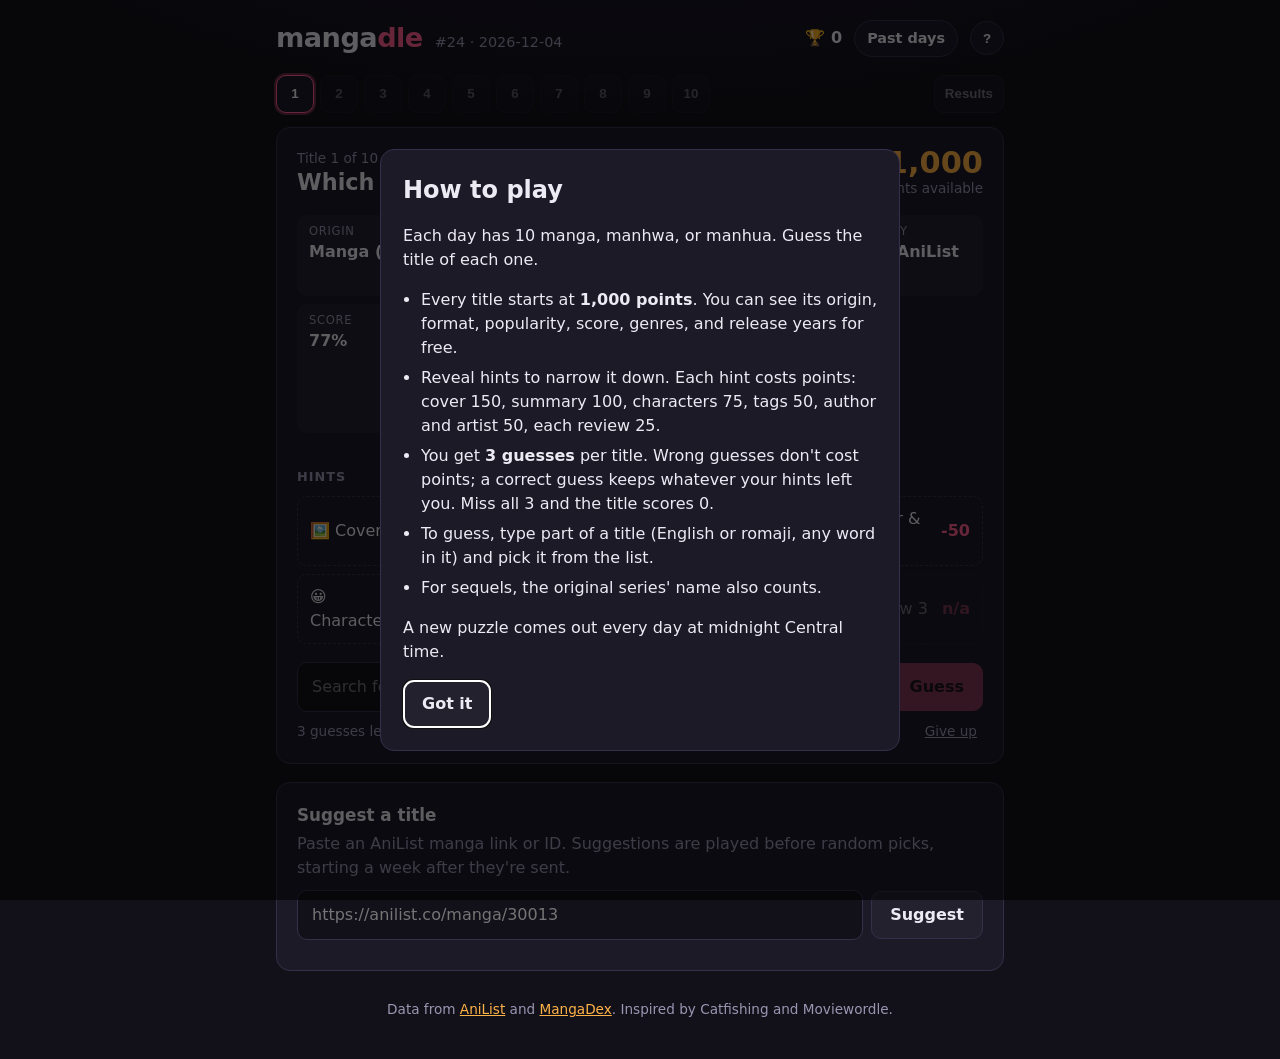
<file: docs/index.html>
<!doctype html>
<html lang="en">
<head>
  <meta charset="utf-8">
  <meta name="viewport" content="width=device-width, initial-scale=1">
  <title>mangadle</title>
  <meta name="description" content="A daily manga, manhwa, and manhua guessing game.">
  <link rel="icon" href="data:image/svg+xml,<svg xmlns='http://www.w3.org/2000/svg' viewBox='0 0 100 100'><text y='.9em' font-size='90'>📚</text></svg>">
  <link rel="stylesheet" href="css/style.css">
</head>
<body>
  <header class="topbar">
    <div class="brand">
      <a class="logo" href="./" title="Today's puzzle">manga<span class="accent">dle</span></a>
      <span class="puzzle-meta" id="puzzle-meta"></span>
    </div>
    <div class="topbar-right">
      <span class="total" id="total-score" title="Points so far today"></span>
      <a class="text-btn" href="archive.html">Past days</a>
      <button class="icon-btn" id="help-btn" aria-label="How to play">?</button>
    </div>
  </header>

  <nav class="title-nav" id="title-nav" aria-label="Titles"></nav>

  <main id="app">
    <p class="loading">Loading today's puzzle...</p>
  </main>

  <section class="panel suggest" id="suggest">
    <h2>Suggest a title</h2>
    <p class="muted">Paste an AniList manga link or ID. Suggestions are played before random picks, starting a week after they're sent.</p>
    <form id="suggest-form" class="row">
      <input id="suggest-input" type="text" placeholder="https://anilist.co/manga/30013" autocomplete="off">
      <button type="submit" class="btn">Suggest</button>
    </form>
    <p class="muted small" id="suggest-status" role="status"></p>
  </section>

  <footer class="footer muted small">
    Data from <a href="https://anilist.co" target="_blank" rel="noopener">AniList</a> and
    <a href="https://mangadex.org" target="_blank" rel="noopener">MangaDex</a>.
    Inspired by Catfishing and Moviewordle.
  </footer>

  <dialog id="help">
    <h2>How to play</h2>
    <p>Each day has 10 manga, manhwa, or manhua. Guess the title of each one.</p>
    <ul>
      <li>Every title starts at <b>1,000 points</b>. You can see its origin, format, popularity, score, genres, and release years for free.</li>
      <li>Reveal hints to narrow it down. Each hint costs points: cover 150, summary 100, characters 75, tags 50, author and artist 50, each review 25.</li>
      <li>You get <b>3 guesses</b> per title. Wrong guesses don't cost points; a correct guess keeps whatever your hints left you. Miss all 3 and the title scores 0.</li>
      <li>To guess, type part of a title (English or romaji, any word in it) and pick it from the list.</li>
      <li>For sequels, the original series' name also counts.</li>
    </ul>
    <p>A new puzzle comes out every day at midnight Central time.</p>
    <form method="dialog"><button class="btn">Got it</button></form>
  </dialog>

  <script type="module" src="js/app.js"></script>
</body>
</html>
</file>
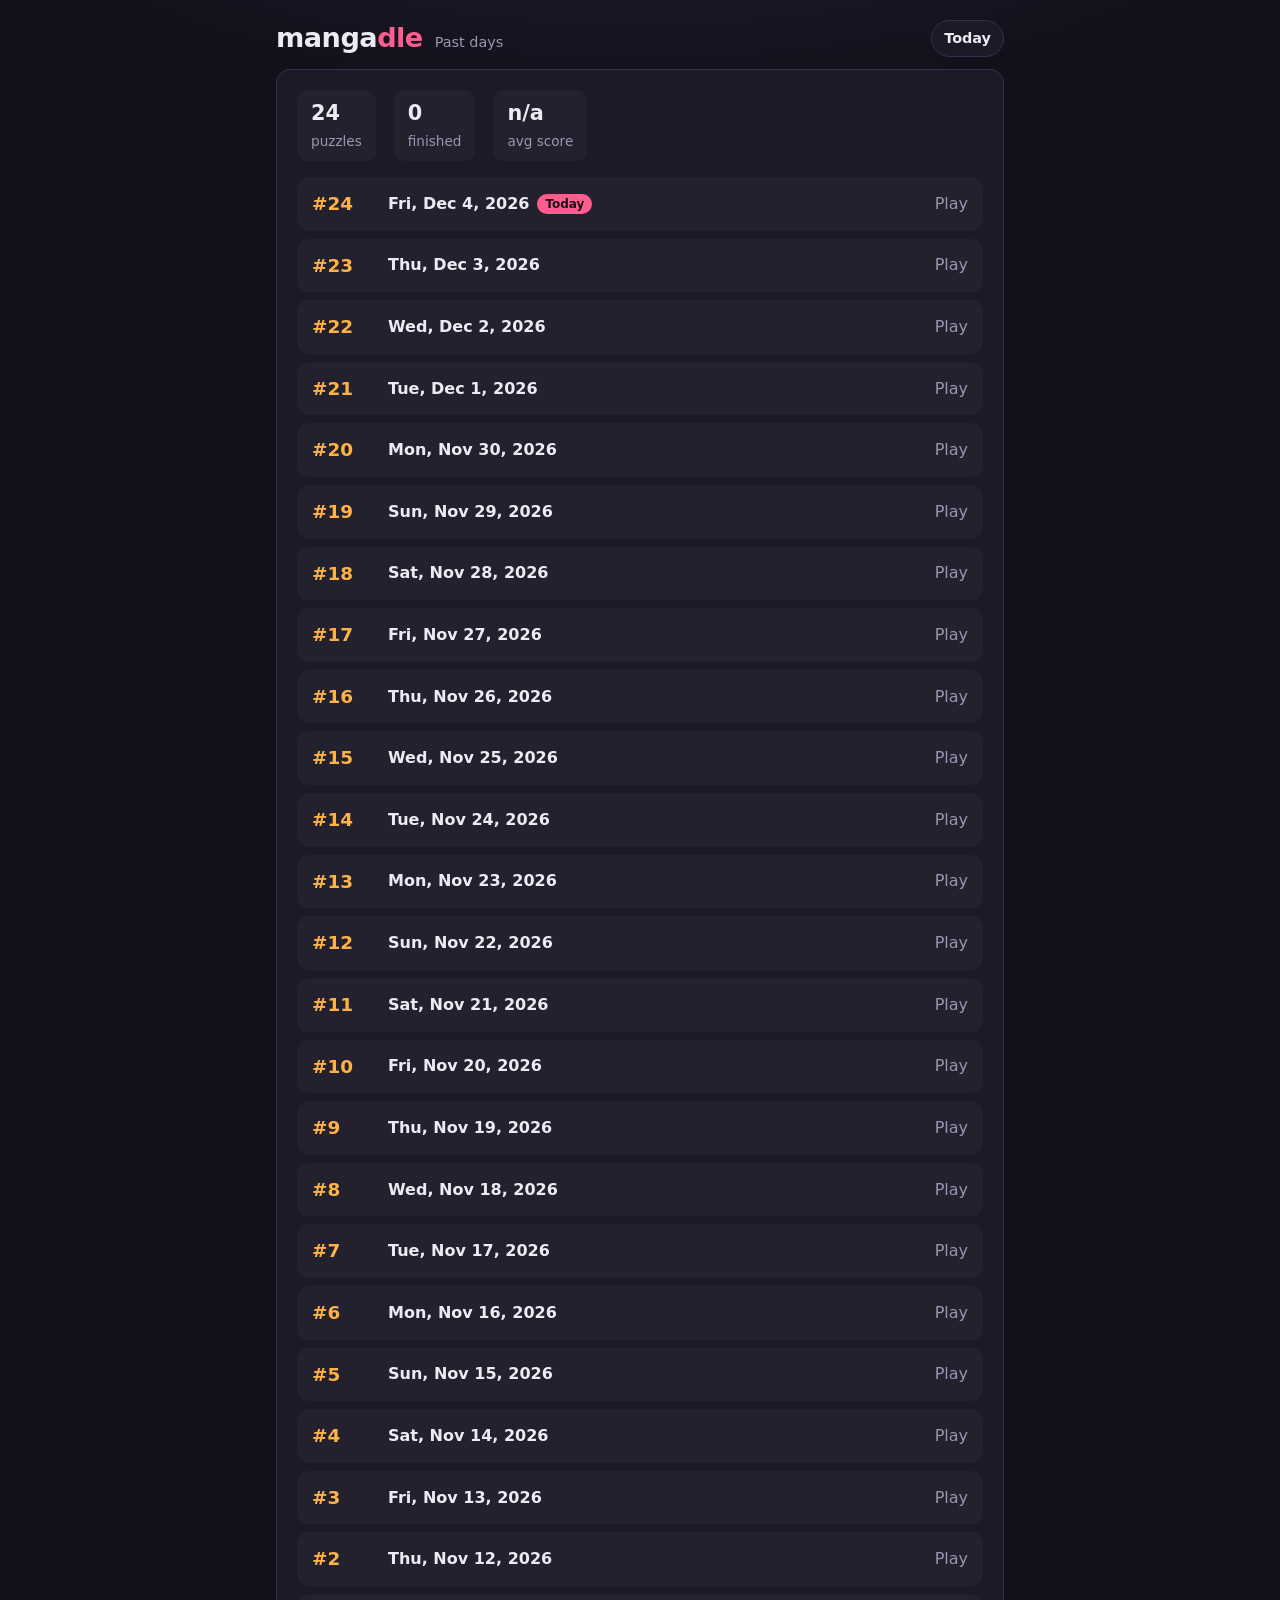
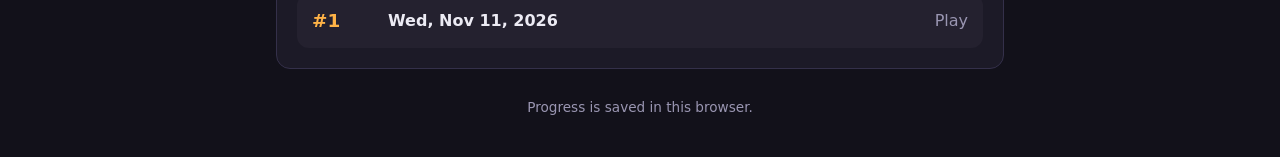
<file: docs/archive.html>
<!doctype html>
<html lang="en">
<head>
  <meta charset="utf-8">
  <meta name="viewport" content="width=device-width, initial-scale=1">
  <title>Past days · mangadle</title>
  <link rel="icon" href="data:image/svg+xml,<svg xmlns='http://www.w3.org/2000/svg' viewBox='0 0 100 100'><text y='.9em' font-size='90'>📚</text></svg>">
  <link rel="stylesheet" href="css/style.css">
</head>
<body>
  <header class="topbar">
    <div class="brand">
      <a class="logo" href="./" title="Today's puzzle">manga<span class="accent">dle</span></a>
      <span class="puzzle-meta">Past days</span>
    </div>
    <div class="topbar-right">
      <a class="text-btn" href="./">Today</a>
    </div>
  </header>
  <main>
    <article class="card">
      <div class="archive-summary" id="archive-summary"></div>
      <ul class="archive-list" id="archive-list"><li class="muted">Loading...</li></ul>
    </article>
  </main>
  <footer class="footer muted small">Progress is saved in this browser.</footer>
  <script type="module" src="js/archive.js"></script>
</body>
</html>
</file>
<file: docs/css/style.css>
:root {
  --bg: #12111a;
  --panel: #1c1a27;
  --panel-2: #24212f;
  --line: #34304a;
  --text: #ecebf4;
  --muted: #9a96b2;
  --accent: #ff5d8f;
  --accent-2: #ffb347;
  --right: #4cd38a;
  --wrong: #ff6b6b;
  --radius: 14px;
  color-scheme: dark;
}

* { box-sizing: border-box; }
html { -webkit-text-size-adjust: 100%; }
body {
  margin: 0;
  background: radial-gradient(1200px 500px at 50% -200px, #2a1f3d 0%, var(--bg) 60%) fixed, var(--bg);
  color: var(--text);
  font: 16px/1.5 system-ui, -apple-system, "Segoe UI", Roboto, "Helvetica Neue", Arial, sans-serif;
}
a { color: var(--accent-2); }
h2, h3, h4 { margin: 0; }
.muted { color: var(--muted); }
.small { font-size: 0.85rem; }
.accent { color: var(--accent); }

/* layout */
.topbar, .title-nav, main, .footer { max-width: 760px; margin-inline: auto; padding-inline: 16px; }
.suggest { width: calc(100% - 32px); max-width: 728px; margin-inline: auto; }
.topbar { display: flex; align-items: center; justify-content: space-between; padding-block: 18px 10px; }
.brand { display: flex; align-items: baseline; gap: 12px; flex-wrap: wrap; }
.logo { font-weight: 800; font-size: 1.7rem; letter-spacing: -0.02em; }
a.logo { color: inherit; text-decoration: none; }
a.logo:hover .accent { text-decoration: underline; text-underline-offset: 4px; }
.puzzle-meta { color: var(--muted); font-size: 0.9rem; }
.topbar-right { display: flex; align-items: center; gap: 12px; }
.total { font-weight: 700; font-variant-numeric: tabular-nums; }
.text-btn {
  padding: 7px 12px; border-radius: 999px; border: 1px solid var(--line); background: var(--panel);
  color: var(--text); font-weight: 600; font-size: 0.9rem; text-decoration: none; white-space: nowrap;
}
.text-btn:hover { border-color: var(--accent); }
.icon-btn {
  width: 34px; height: 34px; border-radius: 50%; border: 1px solid var(--line);
  background: var(--panel); color: var(--text); font-weight: 700; cursor: pointer;
}

.title-nav { display: flex; gap: 6px; flex-wrap: wrap; padding-block: 6px 14px; }
.nav-pill {
  min-width: 38px; height: 38px; padding: 0 10px; border-radius: 10px;
  border: 1px solid var(--line); background: var(--panel); color: var(--text);
  font-weight: 700; cursor: pointer; font-variant-numeric: tabular-nums;
}
.nav-pill.active { border-color: var(--accent); box-shadow: 0 0 0 2px color-mix(in srgb, var(--accent) 35%, transparent); }
.nav-pill.right { background: color-mix(in srgb, var(--right) 22%, var(--panel)); border-color: var(--right); }
.nav-pill.wrong { background: color-mix(in srgb, var(--wrong) 20%, var(--panel)); border-color: var(--wrong); }
.nav-pill:disabled { opacity: 0.45; cursor: not-allowed; }
.nav-pill.locked { opacity: 0.35; border-style: dashed; }
.results-pill { margin-left: auto; }
.results-pill .short { display: none; }

/* cards */
.card, .panel {
  background: var(--panel); border: 1px solid var(--line); border-radius: var(--radius);
  padding: 20px; margin-bottom: 18px;
}
.card.empty { text-align: center; padding: 48px 20px; }
.card-head { display: flex; justify-content: space-between; align-items: flex-start; gap: 16px; margin-bottom: 16px; }
.card-title { font-size: 1.4rem; line-height: 1.25; }
.worth { display: flex; flex-direction: column; align-items: flex-end; text-align: right; }
.worth-num { font-size: 1.9rem; font-weight: 800; color: var(--accent-2); font-variant-numeric: tabular-nums; line-height: 1; }

.info-grid { display: grid; grid-template-columns: repeat(auto-fill, minmax(150px, 1fr)); gap: 8px; margin-bottom: 18px; }
.info-item { background: var(--panel-2); border-radius: 10px; padding: 8px 12px; display: flex; flex-direction: column; }
.info-label { font-size: 0.72rem; text-transform: uppercase; letter-spacing: 0.06em; color: var(--muted); }
.info-value { font-weight: 600; }

.section-label { font-size: 0.8rem; text-transform: uppercase; letter-spacing: 0.08em; color: var(--muted); margin: 6px 0 10px; }
.hint-area { margin-bottom: 18px; }
.hint-buttons { display: grid; grid-template-columns: repeat(auto-fill, minmax(165px, 1fr)); gap: 8px; }
.hint-btn {
  display: flex; justify-content: space-between; align-items: center; gap: 8px;
  padding: 10px 12px; border-radius: 10px; border: 1px dashed var(--line);
  background: transparent; color: var(--text); cursor: pointer; font: inherit; text-align: left;
}
.hint-btn:hover:not(:disabled) { border-style: solid; border-color: var(--accent); background: var(--panel-2); }
.hint-btn:disabled { opacity: 0.4; cursor: not-allowed; }
.hint-btn .cost { color: var(--accent); font-weight: 700; font-variant-numeric: tabular-nums; }

.hint-panels { display: grid; gap: 10px; margin-bottom: 16px; }
.hint { background: var(--panel-2); border-radius: 12px; padding: 14px 16px; }
.hint h4 { font-size: 0.85rem; color: var(--muted); margin-bottom: 8px; font-weight: 600; }
.prewrap { white-space: pre-wrap; margin: 0; }
.cover-wrap { overflow: hidden; border-radius: 10px; width: fit-content; max-width: 100%; }
.cover { display: block; max-height: 360px; max-width: 100%; border-radius: 10px; }
.cover.blurred { filter: blur(var(--cover-blur, 6px)) saturate(1.1); transform: scale(1.06); }

.chips { display: flex; flex-wrap: wrap; gap: 6px; }
.chip {
  display: inline-flex; align-items: center; gap: 4px; padding: 4px 10px; border-radius: 999px;
  background: var(--panel); border: 1px solid var(--line); font-size: 0.9rem;
}
.chip .rank { color: var(--muted); font-size: 0.75rem; }
.chip.spoiler { cursor: pointer; color: var(--muted); border-style: dashed; font: inherit; font-size: 0.9rem; }
.chip-spoiler { border-color: var(--accent-2); }
.char-group + .char-group { margin-top: 10px; }
.char-group .muted { margin-bottom: 4px; }
ul.plain { list-style: none; padding: 0; margin: 0; display: grid; gap: 4px; }
.review-summary { font-weight: 600; margin: 0 0 6px; }

/* guessing */
.row { display: flex; gap: 8px; align-items: center; }
.row.spread { justify-content: space-between; margin-top: 8px; }
input[type="text"] {
  flex: 1; min-width: 0; padding: 12px 14px; border-radius: 10px; border: 1px solid var(--line);
  background: var(--bg); color: var(--text); font: inherit;
}
input[type="text"]:focus { outline: 2px solid var(--accent); outline-offset: 1px; }
.btn {
  padding: 11px 18px; border-radius: 10px; border: 1px solid var(--line); background: var(--panel-2);
  color: var(--text); font: inherit; font-weight: 700; cursor: pointer; text-decoration: none; display: inline-block;
}
.btn.primary { background: var(--accent); border-color: var(--accent); color: #1a0d14; }
.btn.small-btn { padding: 6px 12px; font-size: 0.9rem; margin-top: 10px; }
/* guess dropdown */
.picker { position: relative; }
.picker-list {
  position: absolute; left: 0; right: 0; top: calc(100% + 6px); z-index: 20;
  list-style: none; margin: 0; padding: 4px; max-height: 340px; overflow-y: auto;
  background: var(--panel); border: 1px solid var(--line); border-radius: 12px;
  box-shadow: 0 12px 32px rgb(0 0 0 / 0.45);
}
.picker-item { padding: 9px 12px; border-radius: 8px; cursor: pointer; }
.picker-item:hover, .picker-item.active { background: var(--panel-2); }
.picker-item.active { outline: 1px solid var(--accent); }
.picker-name { font-weight: 600; line-height: 1.3; }
.picker-sub { color: var(--muted); font-size: 0.82rem; margin-top: 2px; }
.picker-empty { padding: 10px 12px; color: var(--muted); }
.picker-item mark { background: none; color: var(--accent); font-weight: 700; padding: 0; }
.picker-sub mark { color: color-mix(in srgb, var(--accent) 80%, var(--text)); }
.guess-form button.primary:disabled { opacity: 0.45; cursor: not-allowed; }

.past-guesses { display: flex; flex-wrap: wrap; gap: 6px; margin-bottom: 10px; }
.past-guess {
  padding: 4px 10px; border-radius: 999px; font-size: 0.88rem;
  border: 1px solid color-mix(in srgb, var(--wrong) 60%, transparent);
  color: color-mix(in srgb, var(--wrong) 85%, var(--text));
  background: color-mix(in srgb, var(--wrong) 8%, transparent);
}
.link-btn { background: none; border: 0; color: var(--muted); text-decoration: underline; cursor: pointer; font: inherit; }

.answer { border-radius: 12px; padding: 16px; border: 1px solid; }
.answer.right { border-color: var(--right); background: color-mix(in srgb, var(--right) 8%, transparent); }
.answer.wrong { border-color: var(--wrong); background: color-mix(in srgb, var(--wrong) 8%, transparent); }
.answer-banner { font-weight: 800; font-size: 1.1rem; margin-bottom: 12px; }
.answer.right .answer-banner { color: var(--right); }
.answer.wrong .answer-banner { color: var(--wrong); }
.answer-body { display: flex; gap: 16px; align-items: flex-start; }
.answer-cover { width: 130px; border-radius: 10px; flex-shrink: 0; }
.answer-title { font-size: 1.25rem; font-weight: 800; margin-bottom: 4px; }
.next-btn { margin-top: 16px; width: 100%; }

/* results */
.share {
  background: var(--bg); border: 1px solid var(--line); border-radius: 10px; padding: 14px;
  white-space: pre-wrap; font: 0.95rem/1.6 ui-monospace, SFMono-Regular, Menlo, monospace; margin: 0 0 12px;
}
.stats { margin-top: 4px; margin-bottom: 22px; }
.share-label { margin-top: 0; }
.hist-wrap { margin-bottom: 14px; }
.histogram { width: 100%; height: auto; }
.histogram .bar-all { fill: #5b5680; }
.histogram .bar-me { fill: var(--accent); }
.histogram .axis { fill: var(--muted); font-size: 11px; }
.histogram .axis-line { stroke: var(--line); }
.legend { display: flex; align-items: center; gap: 4px; }
.swatch { display: inline-block; width: 10px; height: 10px; border-radius: 2px; }
.swatch.me { background: var(--accent); }
.swatch.all { background: #5b5680; margin-left: 10px; }
.stat-table { width: 100%; border-collapse: collapse; font-size: 0.92rem; }
.stat-table th { text-align: left; color: var(--muted); font-weight: 600; font-size: 0.78rem; text-transform: uppercase; letter-spacing: 0.05em; }
.stat-table th, .stat-table td { padding: 7px 6px; border-bottom: 1px solid var(--line); vertical-align: middle; }
.stat-table td:nth-child(3) { white-space: nowrap; }
.bar { display: inline-block; width: 56px; height: 6px; background: var(--panel-2); border-radius: 3px; margin-right: 6px; vertical-align: middle; overflow: hidden; }
.bar span { display: block; height: 100%; background: var(--right); }
.right-text { color: var(--right); font-weight: 700; }
.wrong-text { color: var(--wrong); }

.suggest h2 { font-size: 1.05rem; margin-bottom: 4px; }
.suggest p { margin: 0 0 10px; }
.footer { padding-block: 10px 40px; text-align: center; }
.loading { text-align: center; color: var(--muted); padding: 40px; }

dialog {
  background: var(--panel); color: var(--text); border: 1px solid var(--line); border-radius: var(--radius);
  max-width: 520px; padding: 22px;
}
dialog::backdrop { background: rgb(0 0 0 / 0.6); }
dialog ul { padding-left: 18px; }
dialog li { margin-bottom: 6px; }

@media (max-width: 560px) {
  .picker-list { max-height: 45vh; }
  /* all 10 titles + results on one row */
  .title-nav { display: grid; grid-template-columns: repeat(11, 1fr); gap: 4px; }
  .nav-pill { min-width: 0; height: 34px; padding: 0; font-size: 0.85rem; border-radius: 8px; }
  .results-pill { margin-left: 0; }
  .results-pill .long { display: none; }
  .results-pill .short { display: inline; }
  /* two hint buttons per row so the guess box stays close */
  .hint-buttons { grid-template-columns: 1fr 1fr; gap: 6px; }
  .hint-btn { padding: 9px 10px; font-size: 0.88rem; gap: 4px; }
  .info-grid { grid-template-columns: 1fr 1fr; gap: 6px; }
  .info-item { padding: 7px 10px; }
  .card-head { margin-bottom: 12px; }
  .cover { max-height: 300px; }
  .suggest { width: calc(100% - 32px); }
  .text-btn { padding: 6px 10px; font-size: 0.82rem; }
  .topbar-right { gap: 8px; }
  .brand { flex-direction: column; gap: 0; }
  .topbar { align-items: flex-start; }
  .card, .panel { padding: 16px; }
  .card-title { font-size: 1.2rem; }
  .worth-num { font-size: 1.5rem; }
  .answer-body { flex-direction: column; }
  .answer-cover { width: 110px; }
  .stat-table td:nth-child(5), .stat-table th:nth-child(5) { display: none; }
}

/* past days */
.archive-list { list-style: none; padding: 0; margin: 0; display: grid; gap: 8px; }
.archive-row {
  display: grid; grid-template-columns: 64px 1fr auto; align-items: center; gap: 12px;
  padding: 12px 14px; border-radius: 12px; background: var(--panel-2); border: 1px solid transparent;
  color: var(--text); text-decoration: none;
}
.archive-row:hover { border-color: var(--accent); }
.archive-num { font-weight: 800; font-size: 1.15rem; color: var(--accent-2); font-variant-numeric: tabular-nums; }
.archive-date { font-weight: 600; }
.archive-status { text-align: right; font-variant-numeric: tabular-nums; }
.archive-status.done { color: var(--right); font-weight: 700; }
.archive-status.partial { color: var(--accent-2); }
.today-tag { display: inline-block; margin-left: 8px; padding: 1px 8px; border-radius: 999px; background: var(--accent); color: #1a0d14; font-size: 0.75rem; font-weight: 800; vertical-align: middle; }
.archive-summary { display: flex; gap: 18px; flex-wrap: wrap; margin-bottom: 16px; }
.archive-summary div { background: var(--panel-2); border-radius: 10px; padding: 8px 14px; }
.archive-summary b { display: block; font-size: 1.3rem; font-variant-numeric: tabular-nums; }
</file>
